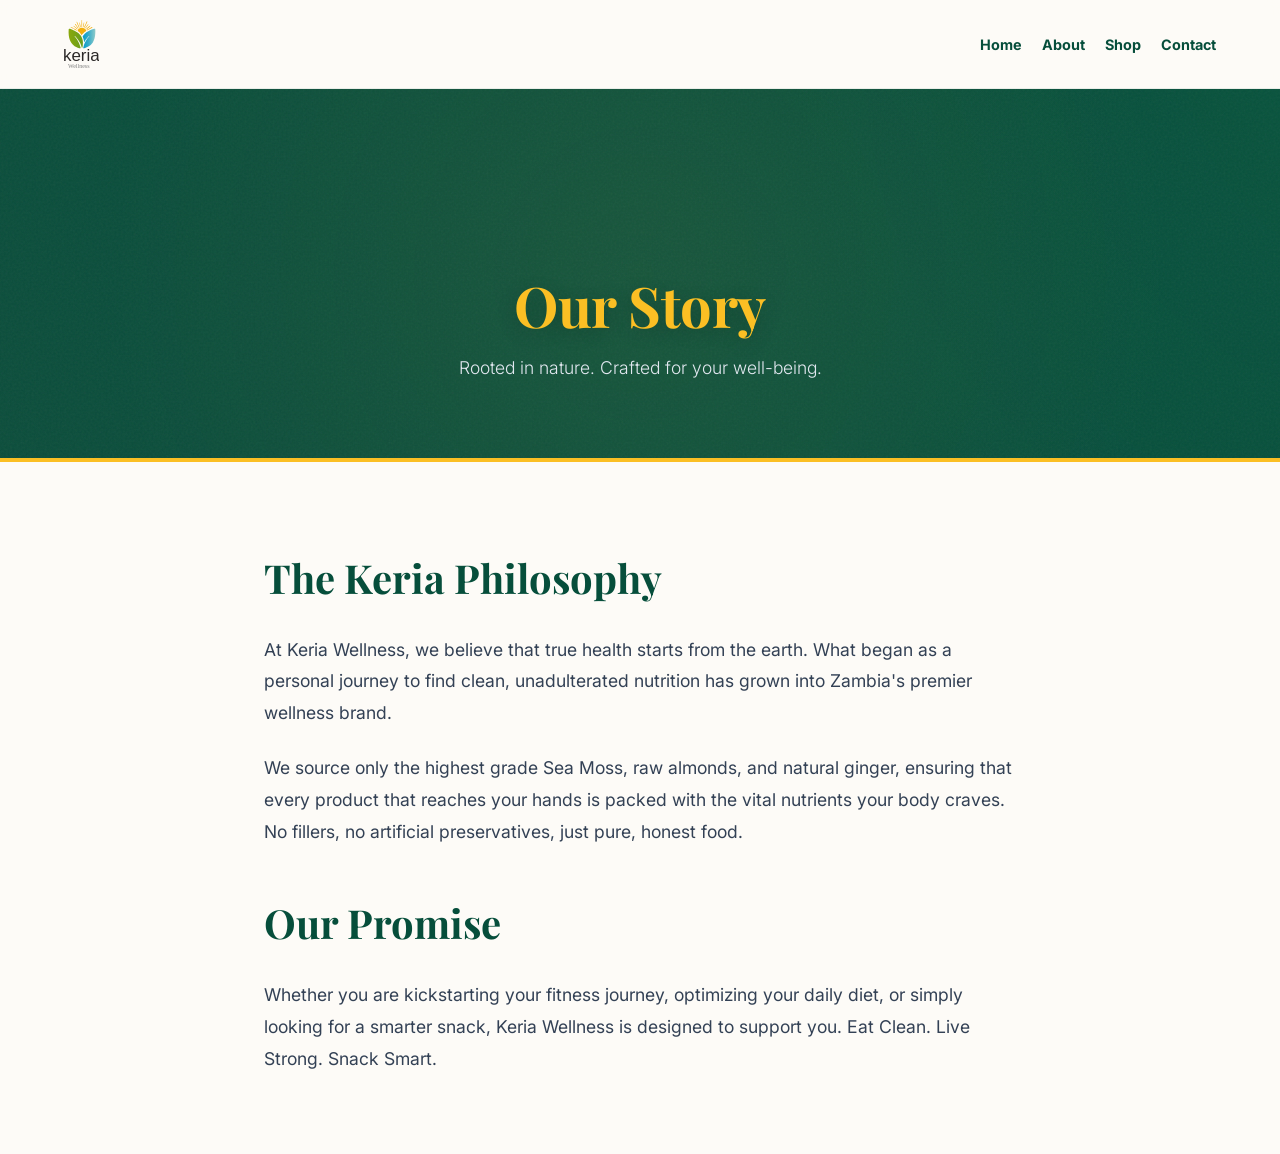
<file: about.html>
<!DOCTYPE html>
<html lang="en">
<head>
    <meta charset="UTF-8">
    <meta name="viewport" content="width=device-width, initial-scale=1.0">
    <title>About Keria Wellness</title>
    <link rel="preconnect" href="https://fonts.googleapis.com">
    <link rel="preconnect" href="https://fonts.gstatic.com" crossorigin>
    <link href="https://fonts.googleapis.com/css2?family=Inter:wght@300;400;700;900&family=Playfair+Display:wght@700&display=swap" rel="stylesheet">
    <link rel="stylesheet" href="css/styles.css">
</head>
<body>
    <nav class="main-nav">
        <a href="index.html"><img src="images/keria_logo.svg" alt="Keria Wellness" class="nav-logo" onerror="this.style.display='none'"></a>
        <div class="menu">
            <a href="index.html">Home</a>
            <a href="about.html">About</a>
            <a href="products.html">Shop</a>
            <a href="contact.html">Contact</a>
        </div>
    </nav>

    <header class="page-header">
        <div class="floating-ecosystem" aria-hidden="true">
            <div class="organic-element almond shape-1"></div>
            <div class="organic-element leaf shape-2"></div>
            <div class="organic-element chia shape-3"></div>
            <div class="organic-element almond shape-4"></div>
            <div class="organic-element chia shape-5"></div>
            <div class="organic-element leaf shape-6"></div>
        </div>

        <h1>Our Story</h1>
        <p>Rooted in nature. Crafted for your well-being.</p>
    </header>

    <main class="page-content">
        <h2>The Keria Philosophy</h2>
        <p>At Keria Wellness, we believe that true health starts from the earth. What began as a personal journey to find clean, unadulterated nutrition has grown into Zambia's premier wellness brand.</p>
        <p>We source only the highest grade Sea Moss, raw almonds, and natural ginger, ensuring that every product that reaches your hands is packed with the vital nutrients your body craves. No fillers, no artificial preservatives, just pure, honest food.</p>

        <h2>Our Promise</h2>
        <p>Whether you are kickstarting your fitness journey, optimizing your daily diet, or simply looking for a smarter snack, Keria Wellness is designed to support you. Eat Clean. Live Strong. Snack Smart.</p>
    </main>
</body>
</html>
</file>
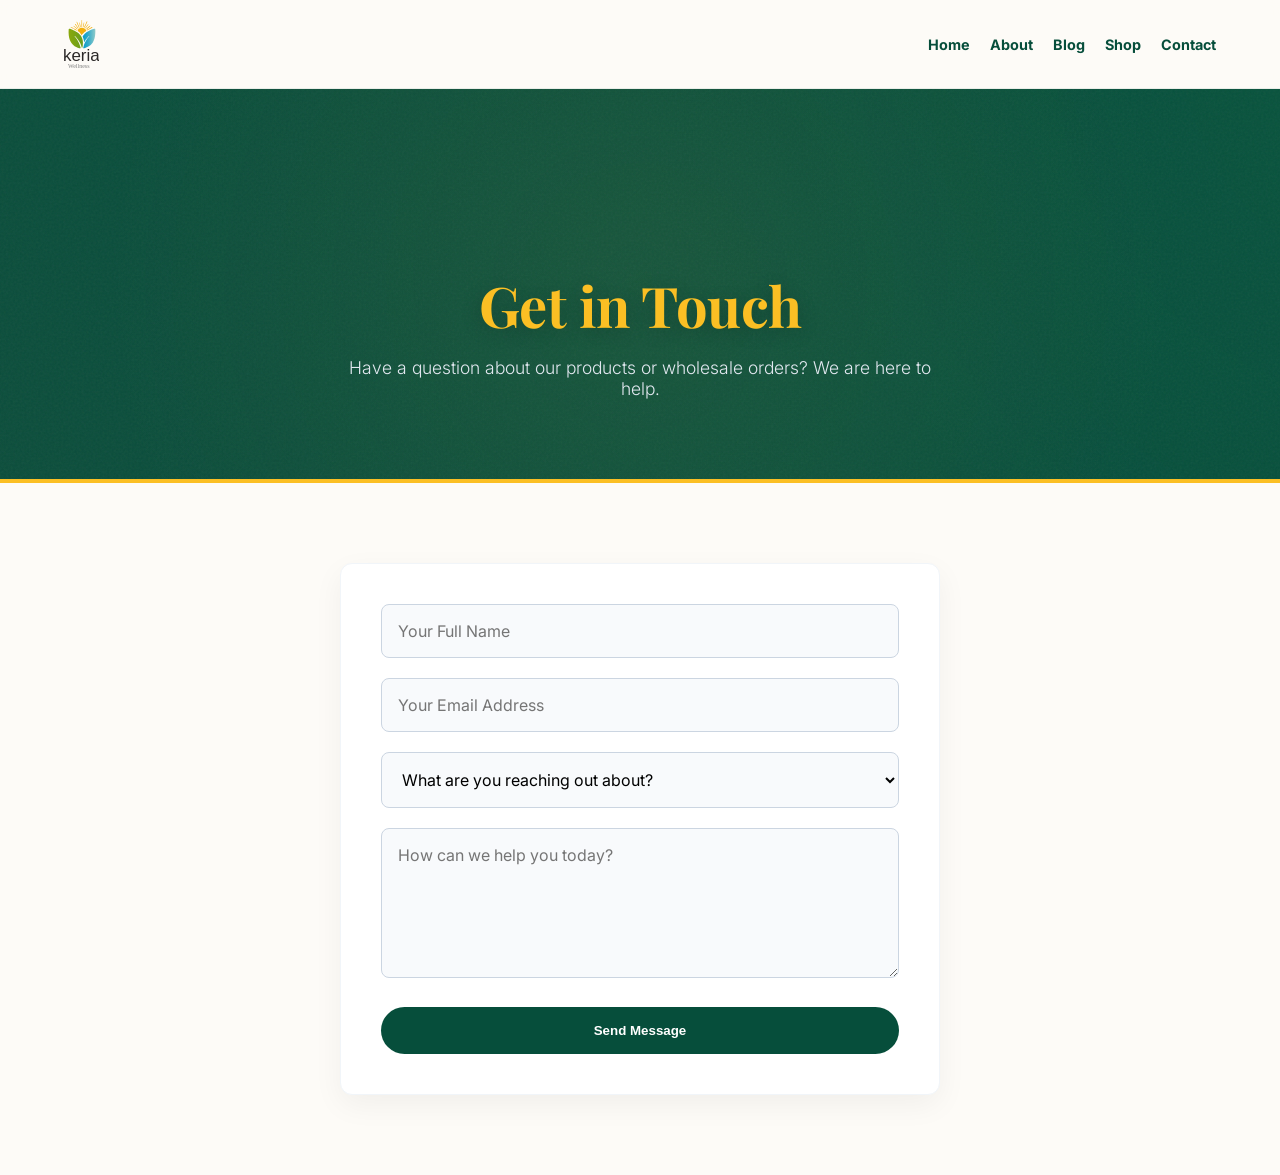
<file: contact.html>
<!DOCTYPE html>
<html lang="en">
<head>
    <meta charset="UTF-8">
    <meta name="viewport" content="width=device-width, initial-scale=1.0">
    <title>Contact Keria Wellness</title>
    <link rel="preconnect" href="https://fonts.googleapis.com">
    <link rel="preconnect" href="https://fonts.gstatic.com" crossorigin>
    <link href="https://fonts.googleapis.com/css2?family=Inter:wght@300;400;700;900&family=Playfair+Display:wght@700&display=swap" rel="stylesheet">
    <link rel="stylesheet" href="css/styles.css">
</head>
<body>
    <nav class="main-nav">
        <a href="index.html"><img src="images/keria_logo.svg" alt="Keria Wellness" class="nav-logo" onerror="this.style.display='none'"></a>
        <div class="menu">
            <a href="index.html">Home</a>
            <a href="about.html">About</a>
            <a href="blog.html">Blog</a>
            <a href="products.html">Shop</a>
            <a href="contact.html">Contact</a>
        </div>
    </nav>

    <header class="page-header">
        <div class="floating-ecosystem" aria-hidden="true">
            <div class="organic-element almond shape-1"></div>
            <div class="organic-element leaf shape-2"></div>
            <div class="organic-element chia shape-3"></div>
            <div class="organic-element almond shape-4"></div>
            <div class="organic-element chia shape-5"></div>
            <div class="organic-element leaf shape-6"></div>
        </div>

        <h1>Get in Touch</h1>
        <p>Have a question about our products or wholesale orders? We are here to help.</p>
    </header>

    <main class="page-content">
        <div class="contact-wrapper">
            <form action="https://formspree.io/f/YOUR_FORMSPREE_ID" method="POST">
                <input type="text" name="name" class="premium-input" placeholder="Your Full Name" required>

                <input type="email" name="email" class="premium-input" placeholder="Your Email Address" required>

                <select name="subject" class="premium-input" required>
                    <option value="" disabled selected>What are you reaching out about?</option>
                    <option value="Product Question">Product Question</option>
                    <option value="Order Status">Order Status</option>
                    <option value="Wholesale Inquiry">Wholesale Inquiry</option>
                </select>

                <textarea name="message" class="premium-input" placeholder="How can we help you today?" required></textarea>

                <button type="submit" class="btn-primary" style="width: 100%; padding: 16px;">Send Message</button>
            </form>
        </div>
    </main>
</body>
</html>
</file>
<file: css/styles.css>
:root {
    --keria-emerald: #064e3b;
    --keria-cream: #fdfbf7;
    --keria-gold: #fbbf24;
    --text-main: #1e293b;
}

* {
    box-sizing: border-box;
}

body {
    background-color: var(--keria-cream);
    background-image: url("https://www.transparenttextures.com/patterns/cream-paper.png");
    font-family: 'Inter', sans-serif;
    color: var(--text-main);
    margin: 0;
}

a {
    color: inherit;
}

nav {
    position: sticky;
    top: 0;
    background: rgba(253, 251, 247, 0.95);
    backdrop-filter: blur(10px);
    z-index: 1000;
    border-bottom: 1px solid rgba(6, 78, 59, 0.05);
}

.main-nav {
    display: flex;
    justify-content: space-between;
    padding: 20px 5%;
    align-items: center;
    position: sticky;
    top: 0;
    background: rgba(253, 251, 247, 0.9);
    backdrop-filter: blur(8px);
    z-index: 40;
    border-bottom: 1px solid rgba(6, 78, 59, 0.08);
}

.nav-logo {
    height: 48px;
    width: auto;
    display: block;
}

.menu {
    display: flex;
    gap: 20px;
}

.menu a {
    text-decoration: none;
    color: var(--keria-emerald);
    font-size: 0.9rem;
    font-weight: 700;
}

.menu a:hover {
    opacity: 0.75;
}

.hero {
    text-align: center;
    padding: 100px 20px;
    background: var(--keria-emerald);
    color: white;
    border-radius: 0 0 50px 50px;
}

.hero h1 {
    font-family: 'Playfair Display', serif;
    font-size: clamp(2rem, 5vw, 3rem);
    margin: 0;
}

.hero p {
    opacity: 0.85;
    max-width: 620px;
    margin: 20px auto;
    line-height: 1.6;
}

.section-copy {
    max-width: 820px;
    margin: 80px auto;
    text-align: center;
    padding: 0 20px;
}

.section-copy h2 {
    color: var(--keria-emerald);
    font-family: 'Playfair Display', serif;
}

.search-shell {
    max-width: 1200px;
    margin: 0 auto;
    padding: 0 20px;
}

.search-wrap {
    max-width: 900px;
    margin: 0 auto 12px;
}

.product-count {
    max-width: 900px;
    margin: 0 auto;
    color: #64748b;
    font-size: 0.85rem;
    font-weight: 600;
}

.search-input {
    width: 100%;
    padding: 16px 18px;
    border-radius: 1rem;
    background: rgba(255, 255, 255, 0.7);
    backdrop-filter: blur(12px);
    border: 1px solid rgba(6, 78, 59, 0.1);
    outline: none;
    transition: border-color 0.2s ease, box-shadow 0.2s ease;
    color: var(--text-main);
}

.search-input:focus {
    border-color: #10b981;
    box-shadow: 0 0 0 4px rgba(16, 185, 129, 0.08);
}

.filter-bar {
    display: flex;
    flex-wrap: wrap;
    justify-content: center;
    gap: 12px;
    padding: 10px 20px 0;
    max-width: 1200px;
    margin: 0 auto;
}

.filter-btn {
    background: rgba(255, 255, 255, 0.78);
    color: var(--keria-emerald);
    border: 1px solid rgba(6, 78, 59, 0.12);
    border-radius: 999px;
    padding: 10px 16px;
    font-size: 0.75rem;
    font-weight: 700;
    letter-spacing: 0.04em;
    cursor: pointer;
    transition: all 0.25s ease;
}

.filter-btn:hover,
.filter-btn.active {
    background: var(--keria-emerald);
    color: #fff;
    border-color: var(--keria-emerald);
    box-shadow: 0 10px 20px rgba(6, 78, 59, 0.14);
}

.product-grid {
    display: grid;
    grid-template-columns: repeat(auto-fill, minmax(280px, 1fr));
    gap: 30px;
    padding: 50px 5%;
    max-width: 1200px;
    margin: 0 auto;
}

/* Premium Glass Cards */
.product-card {
    background: rgba(255, 255, 255, 0.7);
    backdrop-filter: blur(12px);
    border: 1px solid rgba(6, 78, 59, 0.1);
    border-radius: 2rem;
    padding: 1.5rem;
    transition: all 0.4s cubic-bezier(0.175, 0.885, 0.32, 1.275);
}

.product-card:hover {
    transform: translateY(-10px);
    box-shadow: 0 20px 40px rgba(6, 78, 59, 0.1);
    border-color: var(--keria-emerald);
}

.product-card--interactive {
    cursor: pointer;
}

.product-card--soldout {
    filter: grayscale(0.5);
}

.product-image-wrap {
    position: relative;
    overflow: hidden;
    border-radius: 1.5rem;
}

.stock-overlay {
    position: absolute;
    inset: 0;
    background: rgba(0, 0, 0, 0.25);
    display: flex;
    align-items: center;
    justify-content: center;
    color: #fff;
    font-weight: 800;
    letter-spacing: 0.08em;
    font-size: 0.8rem;
}

.product-card img {
    width: 100%;
    border-radius: 1.5rem;
    aspect-ratio: 4 / 3;
    object-fit: cover;
    transition: transform 0.6s cubic-bezier(0.165, 0.84, 0.44, 1);
}

.product-card:hover img {
    transform: scale(1.08);
}

.product-meta {
    font-size: 0.8rem;
    color: #64748b;
    margin-top: 8px;
}

.category-badge {
    display: inline-block;
    background: var(--keria-gold);
    padding: 4px 10px;
    border-radius: 20px;
    font-size: 0.7rem;
    font-weight: 700;
    color: #1f2937;
    margin-top: 8px;
}

.category-badge--soldout {
    background: #9ca3af;
    color: #fff;
}

.product-row {
    display: flex;
    justify-content: space-between;
    align-items: center;
    margin-top: 20px;
    gap: 10px;
}

.price {
    font-weight: 700;
}

.btn-primary {
    background: var(--keria-emerald);
    color: white;
    padding: 12px 24px;
    border-radius: 50px;
    text-decoration: none;
    font-weight: bold;
    display: inline-block;
    transition: 0.3s;
    border: 0;
}

.btn-primary:hover {
    transform: translateY(-1px);
    box-shadow: 0 10px 20px rgba(6, 78, 59, 0.2);
}

.btn-primary--disabled,
.btn-primary--disabled:hover {
    opacity: 0.5;
    pointer-events: none;
    box-shadow: none;
    transform: none;
}

.card-btn {
    font-size: 0.7rem;
    padding: 10px 14px;
    white-space: nowrap;
}

.contact-card {
    max-width: 560px;
    margin: 40px auto 80px;
    background: rgba(255, 255, 255, 0.75);
    border: 1px solid rgba(6, 78, 59, 0.1);
    border-radius: 24px;
    padding: 30px;
    text-align: center;
}

.product-modal {
    position: fixed;
    inset: 0;
    z-index: 2000;
    display: none;
    align-items: center;
    justify-content: center;
    padding: 20px;
}

.cart-modal {
    position: fixed;
    inset: 0;
    z-index: 2100;
    display: none;
    align-items: center;
    justify-content: center;
    padding: 20px;
}

.cart-modal.is-open {
    display: flex;
}

.cart-modal__backdrop {
    position: absolute;
    inset: 0;
    background: rgba(15, 23, 42, 0.7);
    backdrop-filter: blur(4px);
}

.cart-modal__container {
    position: relative;
    width: 100%;
    max-width: 520px;
    background: #fff;
    border-radius: 1.5rem;
    padding: 26px;
    box-shadow: 0 28px 72px rgba(15, 23, 42, 0.35);
    max-height: calc(100vh - 40px);
    overflow: auto;
}

.cart-items {
    display: grid;
    gap: 10px;
    margin: 14px 0 18px;
}

.cart-item {
    display: flex;
    justify-content: space-between;
    align-items: center;
    gap: 10px;
    border: 1px solid rgba(6, 78, 59, 0.12);
    border-radius: 12px;
    padding: 10px 12px;
}

.cart-item__title {
    margin: 0;
    color: #0f172a;
    font-weight: 700;
}

.cart-item__meta {
    margin: 2px 0 0;
    color: #64748b;
    font-size: 0.82rem;
}

.cart-item__remove {
    border: 0;
    background: transparent;
    color: #dc2626;
    font-weight: 700;
    cursor: pointer;
}

.cart-total {
    border-top: 1px solid rgba(6, 78, 59, 0.12);
    padding-top: 12px;
    color: var(--keria-emerald);
    font-weight: 900;
    font-size: 1rem;
}

.cart-actions {
    display: flex;
    gap: 10px;
    align-items: center;
}

.cart-actions .btn-primary,
.cart-actions .btn-secondary {
    flex: 1;
    text-align: center;
}

.btn-secondary {
    background: #e2e8f0;
    color: #334155;
    padding: 12px 24px;
    border-radius: 50px;
    text-decoration: none;
    font-weight: bold;
    display: inline-block;
    transition: 0.3s;
    border: 0;
    cursor: pointer;
}

.btn-secondary:hover {
    background: #cbd5e1;
}

.cart-fab {
    position: fixed;
    right: 20px;
    bottom: 84px;
    z-index: 1250;
}

.cart-fab.hidden {
    display: none;
}

.cart-fab__button {
    border: 0;
    border-radius: 999px;
    background: #059669;
    color: #fff;
    padding: 14px 18px;
    box-shadow: 0 12px 24px rgba(5, 150, 105, 0.4);
    cursor: pointer;
    position: relative;
    display: flex;
    align-items: center;
    gap: 8px;
}

.cart-fab__icon {
    font-size: 0.82rem;
    font-weight: 800;
    letter-spacing: 0.04em;
    text-transform: uppercase;
}

.cart-fab__count {
    position: absolute;
    top: -8px;
    right: -8px;
    min-width: 24px;
    height: 24px;
    border-radius: 999px;
    background: #dc2626;
    color: #fff;
    font-size: 0.75rem;
    display: inline-flex;
    align-items: center;
    justify-content: center;
    border: 2px solid #fff;
    font-weight: 800;
}

.product-modal.is-open {
    display: flex;
}

.product-modal__backdrop {
    position: absolute;
    inset: 0;
    background: rgba(6, 78, 59, 0.8);
    backdrop-filter: blur(4px);
}

.product-modal__container {
    position: relative;
    max-width: 560px;
    width: 100%;
    background: #fff;
    border-radius: 1.8rem;
    padding: 28px;
    box-shadow: 0 30px 80px rgba(15, 23, 42, 0.35);
    max-height: calc(100vh - 40px);
    overflow: auto;
}

.product-modal__close {
    position: absolute;
    top: 16px;
    right: 16px;
    border: 0;
    background: transparent;
    font-size: 2rem;
    line-height: 1;
    color: #94a3b8;
    cursor: pointer;
}

.modal-image {
    width: 100%;
    height: 250px;
    object-fit: cover;
    border-radius: 1rem;
    margin-bottom: 14px;
}

.modal-title {
    color: var(--keria-emerald);
    font-family: 'Playfair Display', serif;
    margin: 12px 0 8px;
}

.modal-copy {
    color: #475569;
    line-height: 1.6;
    margin: 0 0 18px;
}

.modal-row {
    display: flex;
    align-items: center;
    justify-content: space-between;
    gap: 10px;
}

.modal-price {
    color: var(--keria-emerald);
    font-size: 1.5rem;
    font-weight: 900;
}

.floating-whatsapp {
    position: fixed;
    right: 20px;
    bottom: 20px;
    z-index: 1200;
    background: #15803d;
    color: #fff;
    text-decoration: none;
    border-radius: 999px;
    padding: 12px 18px;
    font-weight: 800;
    font-size: 0.8rem;
    letter-spacing: 0.04em;
    box-shadow: 0 12px 24px rgba(21, 128, 61, 0.35);
}

.floating-whatsapp:hover {
    transform: translateY(-2px);
}

.site-credit {
    text-align: center;
    color: #64748b;
    font-size: 0.78rem;
    margin: 10px 0 40px;
    padding: 0 20px;
}

.social-links {
    display: flex;
    align-items: center;
    justify-content: center;
    gap: 20px;
    margin-bottom: 14px;
}

.social-links a {
    color: var(--keria-emerald);
    opacity: 0.9;
    transition: color 0.2s ease, transform 0.2s ease;
}

.social-links a:hover {
    color: #10b981;
    transform: translateY(-2px);
}

.social-link--tiktok:hover,
.social-link--x:hover {
    color: #111827;
}

.social-link--facebook:hover {
    color: #2563eb;
}

.social-link--instagram:hover {
    color: #db2777;
}

.credit-line {
    margin: 0;
}

.copyright-line {
    margin: 4px 0 0;
    font-size: 0.72rem;
    color: #94a3b8;
}

@media (max-width: 768px) {
    .menu {
        gap: 12px;
    }

    .menu a {
        font-size: 0.82rem;
    }

    .modal-row {
        flex-direction: column;
        align-items: flex-start;
    }

    .cart-actions {
        flex-direction: column;
    }

    .cart-fab {
        right: 16px;
        bottom: 76px;
    }

    .page-header {
        padding: 120px 20px 64px;
    }

    .page-header h1 {
        font-size: 2.3rem;
    }

    .page-content {
        margin: 56px auto;
        font-size: 1rem;
    }

    .page-content h2 {
        font-size: 2rem;
    }

    .contact-wrapper {
        padding: 28px 20px;
    }
}

/* =========================================
   INTERNAL PAGES (About, Contact, Shop)
========================================= */

/* 1. The Container */
.page-header {
    position: relative;
    background-color: var(--keria-emerald, #0A2E24);
    padding: 140px 20px 80px;
    text-align: center;
    border-bottom: 4px solid var(--keria-gold, #D4AF37);
    overflow: hidden;
    z-index: 1;
}

/* 2. The Animated Mesh Gradients (The "Breathing" Effect) */
.page-header::before {
    content: '';
    position: absolute;
    top: -50%;
    left: -50%;
    width: 200%;
    height: 200%;
    background:
        radial-gradient(circle at 50% 50%, rgba(212, 175, 55, 0.08) 0%, transparent 40%),
        radial-gradient(circle at 80% 20%, rgba(34, 197, 94, 0.04) 0%, transparent 30%),
        radial-gradient(circle at 20% 80%, rgba(16, 75, 58, 0.5) 0%, transparent 50%);
    z-index: -2;
    animation: premiumDrift 20s ease-in-out infinite alternate;
}

/* 3. The Matte Texture (The "Expensive Paper" Feel) */
.page-header::after {
    content: '';
    position: absolute;
    top: 0;
    left: 0;
    right: 0;
    bottom: 0;
    background-image: url("data:image/svg+xml,%3Csvg viewBox='0 0 200 200' xmlns='http://www.w3.org/2000/svg'%3E%3Cfilter id='noiseFilter'%3E%3CfeTurbulence type='fractalNoise' baseFrequency='0.85' numOctaves='3' stitchTiles='stitch'/%3E%3C/filter%3E%3Crect width='100%25' height='100%25' filter='url(%23noiseFilter)' opacity='0.06'/%3E%3C/svg%3E");
    pointer-events: none;
    z-index: -1;
}

/* 4. The Organic Animation */
@keyframes premiumDrift {
    0% {
        transform: rotate(0deg) scale(1);
    }

    50% {
        transform: rotate(2deg) scale(1.05);
    }

    100% {
        transform: rotate(-2deg) scale(1);
    }
}

.page-header h1 {
    font-family: 'Playfair Display', serif;
    color: var(--keria-gold, #D4AF37);
    font-size: 3.5rem;
    margin-bottom: 15px;
    font-weight: 700;
    letter-spacing: -0.5px;
    text-shadow: 0 4px 20px rgba(0, 0, 0, 0.2);
}

.page-header p {
    color: #E2E8F0;
    font-size: 1.1rem;
    max-width: 600px;
    margin: 0 auto;
    font-weight: 300;
}

/* Elegant Content Blocks */
.page-content {
    max-width: 800px;
    margin: 80px auto;
    padding: 0 24px;
    color: #334155;
    line-height: 1.8;
    font-size: 1.1rem;
}

.page-content h2 {
    font-family: 'Playfair Display', serif;
    color: var(--keria-emerald, #0A2E24);
    font-size: 2.5rem;
    margin: 40px 0 20px;
}

.page-content p {
    margin-bottom: 24px;
}

/* Premium Contact Form */
.contact-wrapper {
    max-width: 600px;
    margin: 0 auto;
    background: #ffffff;
    padding: 40px;
    border-radius: 12px;
    box-shadow: 0 10px 30px rgba(0, 0, 0, 0.05);
    border: 1px solid #f1f5f9;
}

.premium-input {
    width: 100%;
    padding: 16px;
    margin-bottom: 20px;
    border: 1px solid #cbd5e1;
    border-radius: 8px;
    font-family: 'Inter', sans-serif;
    font-size: 1rem;
    background: #f8fafc;
    transition: all 0.3s ease;
    box-sizing: border-box;
}

.premium-input:focus {
    outline: none;
    border-color: var(--keria-gold, #D4AF37);
    background: #ffffff;
    box-shadow: 0 0 0 4px rgba(212, 175, 55, 0.1);
}

textarea.premium-input {
    min-height: 150px;
    resize: vertical;
}

/* =========================================
   FLOATING ORGANIC ECOSYSTEM
========================================= */

.floating-ecosystem {
    position: absolute;
    top: 0;
    left: 0;
    width: 100%;
    height: 100%;
    pointer-events: none;
    z-index: -1;
    overflow: hidden;
}

.organic-element {
    position: absolute;
    bottom: -50px;
    opacity: 0;
    animation: organicFloat infinite linear;
}

/* The Almond Shape */
.organic-element.almond {
    width: 20px;
    height: 32px;
    background-color: var(--keria-gold, #D4AF37);
    border-radius: 50% 50% 50% 50% / 60% 60% 40% 40%;
}

/* The Leaf Shape */
.organic-element.leaf {
    width: 24px;
    height: 24px;
    background-color: #22c55e;
    border-radius: 0 50% 0 50%;
}

/* The Chia Seed Shape */
.organic-element.chia {
    width: 6px;
    height: 9px;
    background-color: #0f172a;
    border-radius: 50%;
}

/* Positioning, blur (depth of field), and timing */
.shape-1 { left: 15%; animation-duration: 22s; animation-delay: 0s; filter: blur(2px); transform: scale(1.2); }
.shape-2 { left: 85%; animation-duration: 25s; animation-delay: 2s; filter: blur(3px); transform: scale(1.5); }
.shape-3 { left: 50%; animation-duration: 18s; animation-delay: 4s; filter: blur(1px); }
.shape-4 { left: 70%; animation-duration: 28s; animation-delay: 1s; filter: blur(4px); transform: scale(0.8); }
.shape-5 { left: 25%; animation-duration: 20s; animation-delay: 5s; filter: blur(1px); }
.shape-6 { left: 10%; animation-duration: 30s; animation-delay: 3s; filter: blur(2px); transform: scale(0.9); }

/* The float and rotate animation */
@keyframes organicFloat {
    0% {
        transform: translateY(0) rotate(0deg);
        opacity: 0;
    }

    10% {
        opacity: 0.3;
    }

    90% {
        opacity: 0.3;
    }

    100% {
        transform: translateY(-400px) rotate(360deg);
        opacity: 0;
    }
}

/* =========================================
   HOME PAGE HERO (Premium Organic Upgrade)
========================================= */

/* The Animated Mesh Gradients */
.hero::before {
    content: '';
    position: absolute;
    top: -50%;
    left: -50%;
    width: 200%;
    height: 200%;
    background:
        radial-gradient(circle at 50% 50%, rgba(212, 175, 55, 0.08) 0%, transparent 40%),
        radial-gradient(circle at 80% 20%, rgba(34, 197, 94, 0.04) 0%, transparent 30%),
        radial-gradient(circle at 20% 80%, rgba(16, 75, 58, 0.5) 0%, transparent 50%);
    z-index: -2;
    animation: premiumDrift 20s ease-in-out infinite alternate;
}

/* The Matte Film Grain */
.hero::after {
    content: '';
    position: absolute;
    top: 0;
    left: 0;
    right: 0;
    bottom: 0;
    background-image: url("data:image/svg+xml,%3Csvg viewBox='0 0 200 200' xmlns='http://www.w3.org/2000/svg'%3E%3Cfilter id='noiseFilter'%3E%3CfeTurbulence type='fractalNoise' baseFrequency='0.85' numOctaves='3' stitchTiles='stitch'/%3E%3C/filter%3E%3Crect width='100%25' height='100%25' filter='url(%23noiseFilter)' opacity='0.06'/%3E%3C/svg%3E");
    pointer-events: none;
    z-index: -1;
}

/* Ensure the hero headline catches the premium vibe */
.hero h1 {
    text-shadow: 0 4px 30px rgba(0, 0, 0, 0.3);
}

/* =========================================
   BLOG PAGE
========================================= */

.blog-shell {
    max-width: 1080px;
}

.blog-grid {
    display: grid;
    gap: 24px;
    margin-top: 26px;
    grid-template-columns: repeat(auto-fit, minmax(260px, 1fr));
}

.blog-card {
    background: rgba(255, 255, 255, 0.82);
    border: 1px solid rgba(6, 78, 59, 0.12);
    border-radius: 24px;
    overflow: hidden;
    box-shadow: 0 14px 34px rgba(15, 23, 42, 0.08);
}

.blog-card__image {
    width: 100%;
    height: 180px;
    object-fit: cover;
    display: block;
}

.blog-card__image--placeholder {
    background: linear-gradient(125deg, #d9f99d, #a7f3d0);
}

.blog-card__body {
    padding: 18px;
}

.blog-card__title {
    font-family: 'Playfair Display', serif;
    color: var(--keria-emerald);
    margin: 12px 0 8px;
    font-size: 1.38rem;
}

.blog-card__meta {
    margin: 0 0 12px;
    font-size: 0.82rem;
    color: #64748b;
    font-weight: 600;
}

.blog-card__excerpt {
    margin: 0 0 14px;
    font-size: 0.95rem;
    color: #334155;
    line-height: 1.6;
}

.blog-card__cta {
    font-size: 0.78rem;
    padding: 10px 18px;
}

.blog-empty {
    margin-top: 24px;
    color: #64748b;
}

.blog-detail {
    background: rgba(255, 255, 255, 0.9);
    border: 1px solid rgba(6, 78, 59, 0.1);
    border-radius: 28px;
    padding: 28px;
    box-shadow: 0 20px 40px rgba(15, 23, 42, 0.08);
}

.blog-back-link {
    display: inline-block;
    margin-bottom: 16px;
    color: var(--keria-emerald);
    font-weight: 700;
    text-decoration: none;
}

.blog-detail__title {
    font-family: 'Playfair Display', serif;
    color: var(--keria-emerald);
    font-size: 2.4rem;
    margin: 14px 0 10px;
}

.blog-detail__image {
    width: 100%;
    max-height: 460px;
    object-fit: cover;
    border-radius: 18px;
    margin: 14px 0 22px;
}

.blog-detail__content h2,
.blog-detail__content h3 {
    font-family: 'Playfair Display', serif;
    color: var(--keria-emerald);
    margin: 22px 0 10px;
}

.blog-detail__content p,
.blog-detail__content li {
    color: #334155;
    line-height: 1.8;
    font-size: 1.03rem;
}

.hidden {
    display: none !important;
}

@media (max-width: 768px) {
    .blog-detail__title {
        font-size: 1.9rem;
    }

    .blog-detail {
        padding: 20px;
    }
}
</file>
